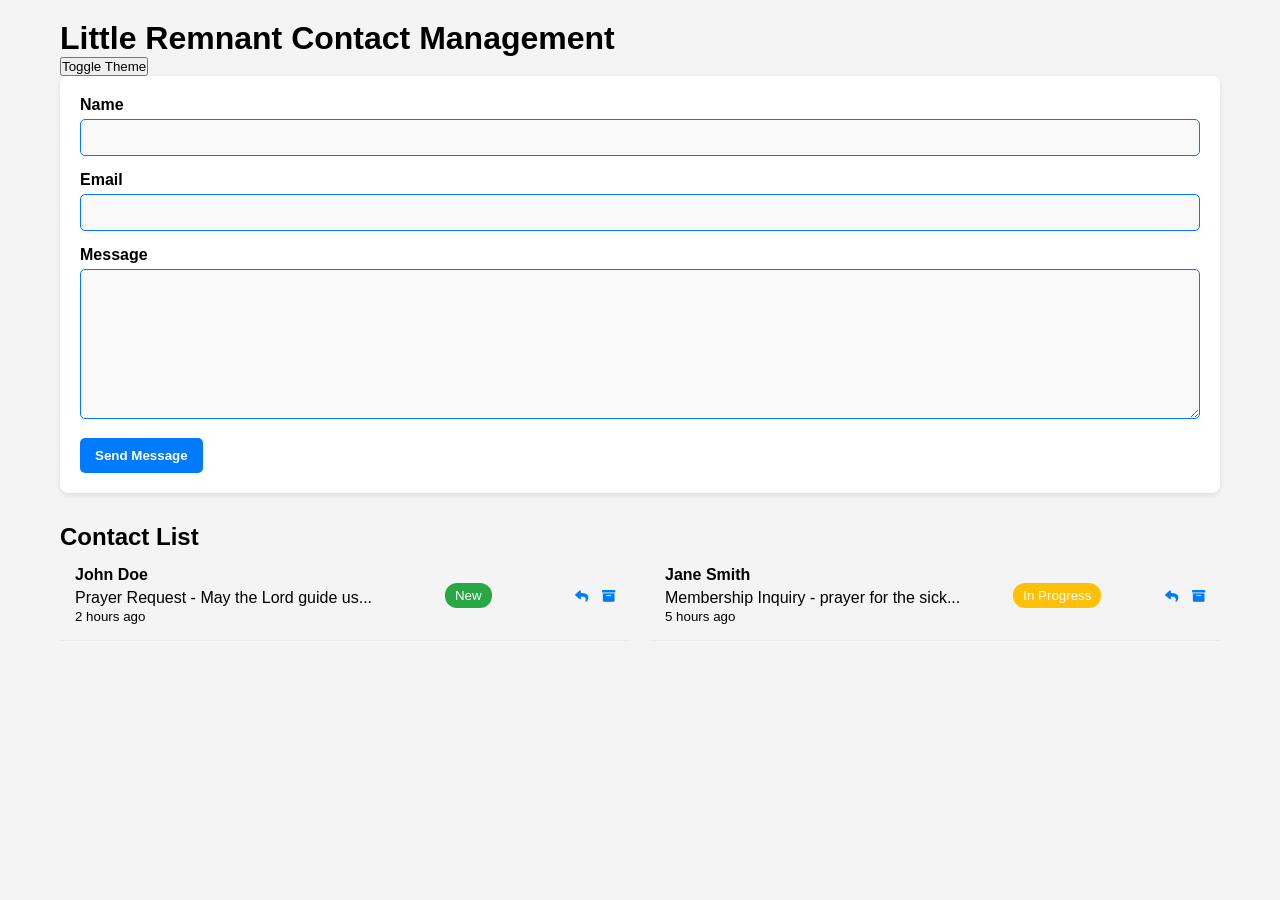
<file: contact.html>
<!DOCTYPE html>
<html lang="en">
<head>
    <meta charset="UTF-8">
    <meta name="viewport" content="width=device-width, initial-scale=1.0">
    <title>Little Remnant - Contact Management</title>
    <link rel="stylesheet" href="https://cdnjs.cloudflare.com/ajax/libs/font-awesome/6.0.0/css/all.min.css">
    <link rel="stylesheet" href="admin-styles.css">
    <style>
        /* Basic Reset */
        * {
            margin: 0;
            padding: 0;
            box-sizing: border-box;
        }

        /* Body Styling */
        body {
            font-family: Arial, sans-serif;
            background-color: #f4f4f4; /* Light gray background */
        }

        /* Contact Container */
        .contact-container {
            max-width: 1200px;
            margin: 0 auto;
            padding: 20px;
        }

        /* Contact Grid */
        .contact-grid {
            display: grid;
            grid-template-columns: repeat(auto-fit, minmax(300px, 1fr));
            gap: 20px;
            margin-bottom: 20px;
        }

        /* Contact Card */
        .contact-card {
            background-color: #ffffff; /* White background for cards */
            padding: 20px;
            border-radius: 8px; /* Rounded corners */
            box-shadow: 0 2px 5px rgba(0, 0, 0, 0.1); /* Subtle shadow */
            transition: transform 0.2s; /* Animation on hover */
        }

        .contact-card:hover {
            transform: translateY(-5px); /* Lift effect on hover */
        }

        /* Contact Form */
        .contact-form {
            background-color: #ffffff; /* White background for form */
            padding: 20px;
            border-radius: 8px; /* Rounded corners */
            box-shadow: 0 2px 5px rgba(0, 0, 0, 0.1); /* Subtle shadow */
        }

        /* Form Group Styles */
        .form-group {
            margin-bottom: 15px; /* Space between form groups */
        }

        .form-group label {
            display: block;
            margin-bottom: 5px; /* Space below labels */
            font-weight: bold; /* Bold labels */
        }

        /* Input Styles */
        .form-group input,
        .form-group textarea,
        .form-group select {
            width: 100%;
            padding: 10px; /* Padding inside inputs */
            border-radius: 5px; /* Rounded corners for inputs */
            border: 1px solid #007BFF; /* Blue border color */
            background-color: #f9f9f9; /* Light gray background for inputs */
        }

        /* Textarea Specific Styles */
        .form-group textarea {
            min-height: 150px; /* Minimum height for textarea */
        }

        /* Button Styles */
        .btn {
            padding: 10px 15px;
            border-radius: 5px; /* Rounded corners for buttons */
            border: none;
            cursor: pointer;
            font-weight: bold; /* Bold text on buttons */
            transition: background-color 0.2s; /* Smooth transition */
        }

        .btn-primary {
            background-color: #007BFF; /* Primary blue button color */
            color: white; /* White text on buttons */
        }

        .btn-secondary {
            background-color: #6c757d; /* Secondary gray button color */
            color: white; /* White text on buttons */
        }

        /* Button Hover Effects */
        .btn-primary:hover,
        .btn-secondary:hover {
            opacity: 0.9; /* Slightly transparent on hover */
        }

        /* Contact List Styles */
        .contact-list {
            margin-top: 30px; /* Space above contact list */
        }

        .contact-item {
            display: flex;
            align-items: center;
            justify-content: space-between;
            padding: 15px;
            border-bottom: 1px solid #eaeaea; /* Light gray bottom border for items */
        }

        .contact-info h4 {
            margin-bottom: 5px; /* Space below contact name */
        }

        .status-badge {
            padding: 5px 10px;
            border-radius: 12px;
            font-size: smaller;
            color: white;
        }

        .status-new {
            background-color: #28a745; /* Green badge for new status */
        }

        .status-progress {
            background-color: #ffc107; /* Yellow badge for progress status */
        }

        .contact-actions button {
            background: none;
            border: none;
            cursor: pointer;
            margin-left: 10px; /* Space between action buttons */
            color: #007BFF; /* Blue color for icons */
            transition: color 0.2s; /* Smooth transition for color change */
        }

        .contact-actions button:hover {
            color: #0056b3; /* Darker blue on hover */
        }

        /* Responsive Design */
        @media (max-width: 768px) {
            .contact-grid {
                grid-template-columns: 1fr; /* Single column on small screens */
            }
        }
    </style>
</head>
<body>
    <div class="contact-container">
        <header>
            <h1>Little Remnant Contact Management</h1>
            <button class="theme-toggle">Toggle Theme</button>
        </header>
        <main>
            <form id="contactForm" class="contact-form">
                <div class="form-group">
                    <label for="name">Name</label>
                    <input type="text" id="name" required>
                </div>
                <div class="form-group">
                    <label for="email">Email</label>
                    <input type="email" id="email" required>
                </div>
                <div class="form-group">
                    <label for="message">Message</label>
                    <textarea id="message" required></textarea>
                </div>
                <button type="submit" class="btn btn-primary">Send Message</button>
            </form>
            <div class="contact-list">
                <h2>Contact List</h2>
                <div class="contact-grid">
                    <div class="contact-item">
                        <div class="contact-info">
                            <h4>John Doe</h4>
                            <p>Prayer Request - May the Lord guide us...</p>
                            <small>2 hours ago</small>
                        </div>
                        <span class="status-badge status-new">New</span>
                        <div class="contact-actions">
                            <button aria-label="Reply to John Doe"><i class="fas fa-reply"></i></button>
                            <button aria-label="Archive John Doe's message"><i class="fas fa-archive"></i></button>
                        </div>
                    </div>
                    <div class="contact-item">
                        <div class="contact-info">
                            <h4>Jane Smith</h4>
                            <p>Membership Inquiry - prayer for the sick...</p>
                            <small>5 hours ago</small>
                        </div>
                        <span class="status-badge status-progress">In Progress</span>
                        <div class="contact-actions">
                            <button aria-label="Reply to Jane Smith"><i class="fas fa-reply"></i></button>
                            <button aria-label="Archive Jane Smith's message"><i class="fas fa-archive"></i></button>
                        </div>
                    </div>
                    <!-- Add more contact items as needed -->
                </div>
            </div>
        </main>
    </div>

    <script>
        // Theme toggle functionality
        const themeToggle = document.querySelector('.theme-toggle');
        themeToggle.addEventListener('click', () => {
            const currentTheme = document.body.dataset.theme;
            document.body.dataset.theme = currentTheme === 'dark' ? 'light' : 'dark';
            document.body.style.backgroundColor = currentTheme === 'dark' ? '#f4f4f4' : '#333';
            document.body.style.color = currentTheme === 'dark' ? '#000' : '#fff';
        });

        // Form submission handler
        document.getElementById('contactForm').addEventListener('submit', (e) => {
            e.preventDefault();
            // Add your form submission logic here
            alert('Message sent successfully!');
            e.target.reset();
        });
    </script>
</body>
</html>
</file>
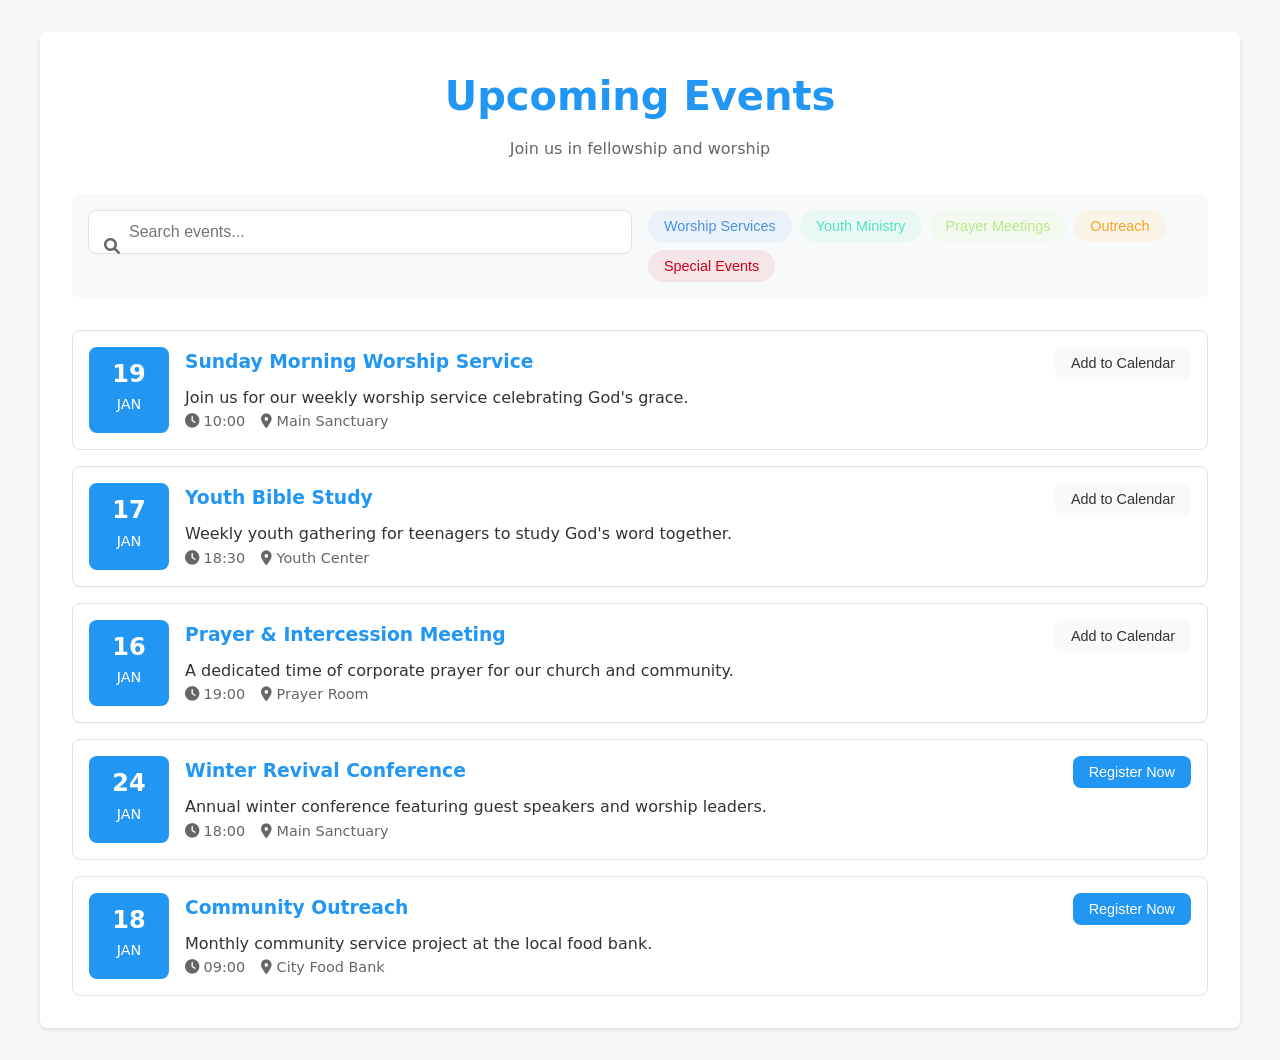
<file: events.html>
<!DOCTYPE html>
<html lang="en">
<head>
    <meta charset="UTF-8">
    <meta name="viewport" content="width=device-width, initial-scale=1.0">
    <title>Remnant Church - Events Calendar</title>
    <link rel="stylesheet" href="https://cdnjs.cloudflare.com/ajax/libs/font-awesome/6.0.0/css/all.min.css">
    <style>
        :root {
            --primary-color: #2196f3;
            --secondary-color: #4CAF50;
            --text-color: #333;
            --light-gray: #f8f9fa;
            --border-color: #e0e0e0;
            --radius: 8px;
            --shadow: 0 2px 4px rgba(0,0,0,0.1);
        }

        * {
            margin: 0;
            padding: 0;
            box-sizing: border-box;
        }

        body {
            font-family: 'Segoe UI', system-ui, sans-serif;
            line-height: 1.6;
            color: var(--text-color);
            background-color: #f5f7f9;
        }

        .calendar-container {
            max-width: 1200px;
            margin: 2rem auto;
            padding: 2rem;
            background: #fff;
            border-radius: var(--radius);
            box-shadow: var(--shadow);
        }

        .page-header {
            text-align: center;
            margin-bottom: 2rem;
        }

        .page-header h1 {
            font-size: 2.5rem;
            color: var(--primary-color);
            margin-bottom: 0.5rem;
        }

        .page-header p {
            color: #666;
        }

        .controls-container {
            display: grid;
            grid-template-columns: repeat(auto-fit, minmax(250px, 1fr));
            gap: 1rem;
            margin-bottom: 2rem;
            padding: 1rem;
            background: var(--light-gray);
            border-radius: var(--radius);
        }

        .search-box {
            position: relative;
        }

        .search-box input {
            width: 100%;
            padding: 0.75rem 1rem 0.75rem 2.5rem;
            border: 1px solid var(--border-color);
            border-radius: var(--radius);
            font-size: 1rem;
        }

        .search-box i {
            position: absolute;
            left: 1rem;
            top: 50%;
            transform: translateY(-50%);
            color: #666;
        }

        .filter-tags {
            display: flex;
            gap: 0.5rem;
            flex-wrap: wrap;
        }

        .filter-tag {
            padding: 0.5rem 1rem;
            border-radius: 20px;
            cursor: pointer;
            transition: all 0.3s ease;
            font-size: 0.9rem;
            border: none;
        }

        .event-list {
            display: grid;
            gap: 1rem;
        }

        .event-card {
            display: grid;
            grid-template-columns: auto 1fr auto;
            gap: 1rem;
            padding: 1rem;
            background: #fff;
            border: 1px solid var(--border-color);
            border-radius: var(--radius);
            transition: transform 0.2s ease, box-shadow 0.2s ease;
        }

        .event-card:hover {
            transform: translateY(-2px);
            box-shadow: 0 4px 8px rgba(0,0,0,0.1);
        }

        .event-date {
            text-align: center;
            padding: 0.5rem;
            border-radius: var(--radius);
            background: var(--primary-color);
            color: white;
            min-width: 80px;
        }

        .event-date .day {
            font-size: 1.5rem;
            font-weight: bold;
        }

        .event-date .month {
            font-size: 0.9rem;
            text-transform: uppercase;
        }

        .event-info h3 {
            margin-bottom: 0.5rem;
            color: var(--primary-color);
        }

        .event-meta {
            display: flex;
            gap: 1rem;
            color: #666;
            font-size: 0.9rem;
        }

        .event-actions {
            display: flex;
            gap: 0.5rem;
            align-items: start;
        }

        .btn {
            padding: 0.5rem 1rem;
            border: none;
            border-radius: var(--radius);
            cursor: pointer;
            transition: background-color 0.2s ease;
            font-size: 0.9rem;
        }

        .btn-primary {
            background: var(--primary-color);
            color: white;
        }

        .btn-secondary {
            background: var(--light-gray);
            color: var(--text-color);
        }

        .btn:hover {
            opacity: 0.9;
        }

        @media (max-width: 768px) {
            .calendar-container {
                margin: 1rem;
                padding: 1rem;
            }

            .event-card {
                grid-template-columns: 1fr;
            }

            .event-date {
                width: 100%;
            }

            .event-actions {
                justify-content: flex-start;
                margin-top: 1rem;
            }
        }
    </style>
</head>
<body>
    <!-- <nav>
        <ul class="nav-links">
            <li><a href="index.html" class="active">Home</a></li>
            <li><a href="about.html">About</a></li>
            <li class="dropdown">
                <a href="#" class="dropdown-toggle">Ministries <i class="fas fa-chevron-down"></i></a>
                <ul class="dropdown-menu">
                    <li><a href="youth-ministry.html">Youth Ministry</a></li>
                    <li><a href="womens-ministry.html">Women's Ministry</a></li>
                    <li><a href="mens-ministry.html">Men's Ministry</a></li>
                    <li><a href="children-ministry.html">Children's Ministry</a></li>
                    <li><a href="choir-ministry.html">Choir Ministry</a></li>
                    <li><a href="prayer-ministry.html">Prayer Ministry</a></li>
                    <li><a href="bible-study.html">Bible Study</a></li>
                    <li><a href="outreach-ministry.html">Community Outreach</a></li>
                </ul>
            </li>
            <li><a href="sermons.html">Sermons</a></li>
            <li><a href="events.html">Events</a></li>
            <li><a href="contact.html">Contact</a></li>
        </ul>
    </nav> -->
    <div class="calendar-container">
        <header class="page-header">
            <h1>Upcoming Events</h1>
            <p>Join us in fellowship and worship</p>
        </header>

        <div class="controls-container">
            <div class="search-box">
                <i class="fas fa-search"></i>
                <input type="text" placeholder="Search events..." id="eventSearch">
            </div>
            <div class="filter-tags" id="filterTags">
                <!-- Filled dynamically -->
            </div>
        </div>

        <div class="event-list" id="eventList">
            <!-- Filled dynamically -->
        </div>
    </div>

    <script>
        const churchEvents = {
  events: [
    {
      id: 1,
      title: "Sunday Morning Worship Service",
      type: "worship",
      description: "Join us for our weekly worship service celebrating God's grace.",
      date: "2025-01-19",
      time: "10:00",
      endTime: "11:30",
      location: "Main Sanctuary",
      ministry: "Worship",
      isRecurring: true,
      recurringDays: ["Sunday"],
      coordinator: "Pastor James Wilson",
      contactEmail: "worship@remnantchurch.org"
    },
    {
      id: 2,
      title: "Youth Bible Study",
      type: "youth",
      description: "Weekly youth gathering for teenagers to study God's word together.",
      date: "2025-01-17",
      time: "18:30",
      endTime: "20:00",
      location: "Youth Center",
      ministry: "Youth",
      isRecurring: true,
      recurringDays: ["Friday"],
      coordinator: "Sarah Martinez",
      contactEmail: "youth@remnantchurch.org"
    },
    {
      id: 3,
      title: "Prayer & Intercession Meeting",
      type: "prayer",
      description: "A dedicated time of corporate prayer for our church and community.",
      date: "2025-01-16",
      time: "19:00",
      endTime: "20:30",
      location: "Prayer Room",
      ministry: "Prayer",
      isRecurring: true,
      recurringDays: ["Wednesday"],
      coordinator: "Deacon Robert Chen",
      contactEmail: "prayer@remnantchurch.org"
    },
    {
      id: 4,
      title: "Winter Revival Conference",
      type: "special",
      description: "Annual winter conference featuring guest speakers and worship leaders.",
      date: "2025-01-24",
      endDate: "2025-01-26",
      time: "18:00",
      endTime: "21:00",
      location: "Main Sanctuary",
      ministry: "Events",
      isRecurring: false,
      coordinator: "Events Team",
      contactEmail: "events@remnantchurch.org",
      registration: true,
      registrationUrl: "#",
      featured: true
    },
    {
      id: 5,
      title: "Community Outreach",
      type: "outreach",
      description: "Monthly community service project at the local food bank.",
      date: "2025-01-18",
      time: "09:00",
      endTime: "12:00",
      location: "City Food Bank",
      ministry: "Outreach",
      isRecurring: true,
      recurringPattern: "Third Saturday",
      coordinator: "Mary Thompson",
      contactEmail: "outreach@remnantchurch.org",
      registration: true,
      registrationUrl: "#"
    }
  ],
  categories: [
    { id: "worship", name: "Worship Services", color: "#4A90E2" },
    { id: "youth", name: "Youth Ministry", color: "#50E3C2" },
    { id: "prayer", name: "Prayer Meetings", color: "#B8E986" },
    { id: "outreach", name: "Outreach", color: "#F5A623" },
    { id: "special", name: "Special Events", color: "#D0021B" }
  ]
};
        // Initialize the page
        document.addEventListener('DOMContentLoaded', () => {
            initializeEventPage();
        });

        function initializeEventPage() {
            // Initialize filters
            const filterContainer = document.getElementById('filterTags');
            churchEvents.categories.forEach(category => {
                const filterTag = document.createElement('button');
                filterTag.className = 'filter-tag';
                filterTag.textContent = category.name;
                filterTag.style.backgroundColor = `${category.color}15`;
                filterTag.style.color = category.color;
                filterTag.dataset.type = category.id;
                filterTag.addEventListener('click', () => filterEvents(category.id));
                filterContainer.appendChild(filterTag);
            });

            // Initialize search
            const searchInput = document.getElementById('eventSearch');
            searchInput.addEventListener('input', (e) => {
                const searchTerm = e.target.value.toLowerCase();
                renderEvents(filterEventsBySearch(searchTerm));
            });

            // Initial render
            renderEvents(churchEvents.events);
        }

        function renderEvents(events) {
            const eventList = document.getElementById('eventList');
            eventList.innerHTML = '';

            events.forEach(event => {
                const eventDate = new Date(event.date);
                const category = churchEvents.categories.find(cat => cat.type === event.type);

                const eventCard = document.createElement('div');
                eventCard.className = 'event-card';
                eventCard.innerHTML = `
                    <div class="event-date">
                        <div class="day">${eventDate.getDate()}</div>
                        <div class="month">${eventDate.toLocaleString('default', { month: 'short' })}</div>
                    </div>
                    <div class="event-info">
                        <h3>${event.title}</h3>
                        <p>${event.description}</p>
                        <div class="event-meta">
                            <span><i class="fas fa-clock"></i> ${event.time}</span>
                            <span><i class="fas fa-map-marker-alt"></i> ${event.location}</span>
                        </div>
                    </div>
                    <div class="event-actions">
                        ${event.registration 
                            ? `<button class="btn btn-primary">Register Now</button>`
                            : `<button class="btn btn-secondary">Add to Calendar</button>`
                        }
                    </div>
                `;
                eventList.appendChild(eventCard);
            });
        }

        function filterEvents(type) {
            const filteredEvents = type === 'all' 
                ? churchEvents.events 
                : churchEvents.events.filter(event => event.type === type);
            renderEvents(filteredEvents);
        }

        function filterEventsBySearch(searchTerm) {
            return churchEvents.events.filter(event => 
                event.title.toLowerCase().includes(searchTerm) ||
                event.description.toLowerCase().includes(searchTerm) ||
                event.location.toLowerCase().includes(searchTerm)
            );
        }
    </script>
</body>
</html>
</file>
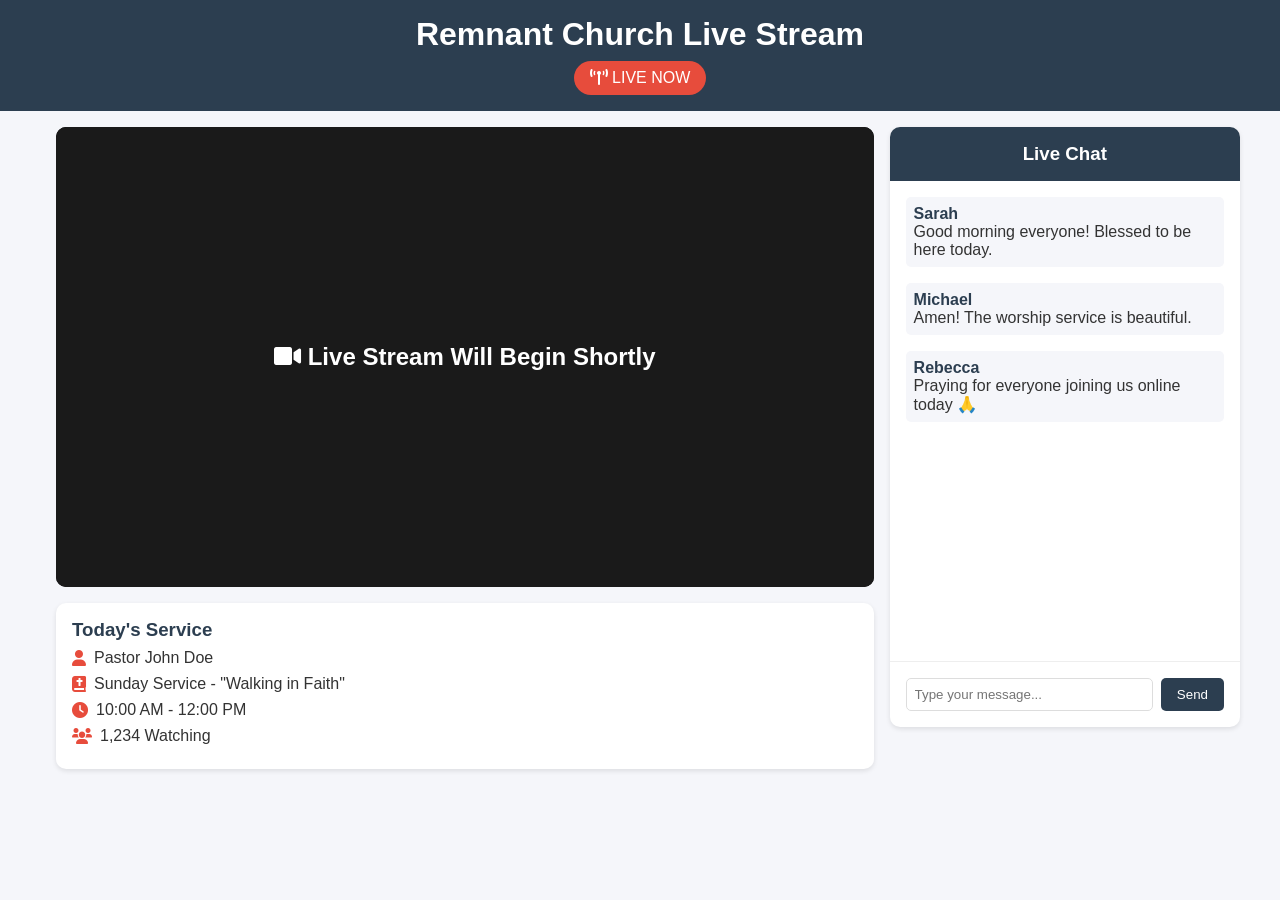
<file: live-stream.html>
<!DOCTYPE html>
<html lang="en">
<head>
    <meta charset="UTF-8">
    <meta name="viewport" content="width=device-width, initial-scale=1.0">
    <title>Remnant Church Live Stream</title>
    <link href="https://cdnjs.cloudflare.com/ajax/libs/font-awesome/6.0.0/css/all.min.css" rel="stylesheet">
    <style>
        :root {
            --primary-color: #2c3e50;
            --secondary-color: #e74c3c;
            --text-color: #333;
            --light-bg: #f5f6fa;
        }

        * {
            margin: 0;
            padding: 0;
            box-sizing: border-box;
            font-family: 'Arial', sans-serif;
        }

        body {
            background-color: var(--light-bg);
            color: var(--text-color);
        }

        .header {
            background-color: var(--primary-color);
            color: white;
            padding: 1rem;
            text-align: center;
            position: relative;
        }

        .live-indicator {
            display: inline-block;
            background-color: var(--secondary-color);
            color: white;
            padding: 0.5rem 1rem;
            border-radius: 20px;
            margin-top: 0.5rem;
            animation: pulse 1.5s infinite;
        }

        @keyframes pulse {
            0% { opacity: 1; }
            50% { opacity: 0.5; }
            100% { opacity: 1; }
        }

        .main-container {
            max-width: 1200px;
            margin: 0 auto;
            padding: 1rem;
            display: grid;
            grid-template-columns: 70% 30%;
            gap: 1rem;
        }

        .video-container {
            background: black;
            border-radius: 10px;
            overflow: hidden;
            position: relative;
            padding-top: 56.25%; /* 16:9 Aspect Ratio */
        }

        .video-placeholder {
            position: absolute;
            top: 0;
            left: 0;
            width: 100%;
            height: 100%;
            display: flex;
            align-items: center;
            justify-content: center;
            background: #1a1a1a;
            color: white;
        }

        .chat-container {
            background: white;
            border-radius: 10px;
            overflow: hidden;
            box-shadow: 0 2px 5px rgba(0,0,0,0.1);
            display: flex;
            flex-direction: column;
            height: 600px;
        }

        .chat-header {
            background: var(--primary-color);
            color: white;
            padding: 1rem;
            text-align: center;
        }

        .chat-messages {
            flex-grow: 1;
            padding: 1rem;
            overflow-y: auto;
        }

        .message {
            margin-bottom: 1rem;
            padding: 0.5rem;
            border-radius: 5px;
            background: var(--light-bg);
        }

        .message-author {
            font-weight: bold;
            color: var(--primary-color);
        }

        .chat-input {
            padding: 1rem;
            border-top: 1px solid #eee;
            display: flex;
            gap: 0.5rem;
        }

        .chat-input input {
            flex-grow: 1;
            padding: 0.5rem;
            border: 1px solid #ddd;
            border-radius: 5px;
            outline: none;
        }

        .chat-input button {
            background: var(--primary-color);
            color: white;
            border: none;
            padding: 0.5rem 1rem;
            border-radius: 5px;
            cursor: pointer;
            transition: background 0.3s;
        }

        .chat-input button:hover {
            background: var(--secondary-color);
        }

        .service-info {
            background: white;
            border-radius: 10px;
            padding: 1rem;
            margin-top: 1rem;
            box-shadow: 0 2px 5px rgba(0,0,0,0.1);
        }

        .service-info h3 {
            color: var(--primary-color);
            margin-bottom: 0.5rem;
        }

        .info-item {
            display: flex;
            align-items: center;
            gap: 0.5rem;
            margin-bottom: 0.5rem;
        }

        .info-item i {
            color: var(--secondary-color);
        }

        @media (max-width: 768px) {
            .main-container {
                grid-template-columns: 1fr;
            }

            .chat-container {
                height: 400px;
            }
        }
    </style>
</head>
<body>
    <header class="header">
        <h1>Remnant Church Live Stream</h1>
        <div class="live-indicator">
            <i class="fas fa-broadcast-tower"></i> LIVE NOW
        </div>
    </header>

    <main class="main-container">
        <div class="left-column">
            <div class="video-container">
                <div class="video-placeholder">
                    <h2><i class="fas fa-video"></i> Live Stream Will Begin Shortly</h2>
                </div>
            </div>
            <div class="service-info">
                <h3>Today's Service</h3>
                <div class="info-item">
                    <i class="fas fa-user"></i>
                    <span>Pastor John Doe</span>
                </div>
                <div class="info-item">
                    <i class="fas fa-bible"></i>
                    <span>Sunday Service - "Walking in Faith"</span>
                </div>
                <div class="info-item">
                    <i class="fas fa-clock"></i>
                    <span>10:00 AM - 12:00 PM</span>
                </div>
                <div class="info-item">
                    <i class="fas fa-users"></i>
                    <span>1,234 Watching</span>
                </div>
            </div>
        </div>

        <div class="chat-container">
            <div class="chat-header">
                <h3>Live Chat</h3>
            </div>
            <div class="chat-messages" id="chatMessages">
                <!-- Messages will be added here by JavaScript -->
            </div>
            <div class="chat-input">
                <input type="text" id="messageInput" placeholder="Type your message...">
                <button onclick="sendMessage()">Send</button>
            </div>
        </div>
    </main>

    <script>
        // Sample messages for demonstration
        const sampleMessages = [
            { author: 'Sarah', message: 'Good morning everyone! Blessed to be here today.' },
            { author: 'Michael', message: 'Amen! The worship service is beautiful.' },
            { author: 'Rebecca', message: 'Praying for everyone joining us online today 🙏' }
        ];

        // Function to add a message to the chat
        function addMessage(author, message) {
            const chatMessages = document.getElementById('chatMessages');
            const messageDiv = document.createElement('div');
            messageDiv.className = 'message';
            messageDiv.innerHTML = `
                <div class="message-author">${author}</div>
                <div class="message-content">${message}</div>
            `;
            chatMessages.appendChild(messageDiv);
            chatMessages.scrollTop = chatMessages.scrollHeight;
        }

        // Function to handle sending a message
        function sendMessage() {
            const input = document.getElementById('messageInput');
            const message = input.value.trim();
            
            if (message) {
                addMessage('You', message);
                input.value = '';
            }
        }

        // Add sample messages on load
        window.onload = function() {
            sampleMessages.forEach(msg => {
                addMessage(msg.author, msg.message);
            });
        };

        // Listen for Enter key in the input field
        document.getElementById('messageInput').addEventListener('keypress', function(e) {
            if (e.key === 'Enter') {
                sendMessage();
            }
        });

        // Update viewer count randomly for demo purposes
        setInterval(() => {
            const viewerElement = document.querySelector('.info-item .fa-users + span');
            const currentViewers = parseInt(viewerElement.textContent);
            const change = Math.floor(Math.random() * 11) - 5; // Random change between -5 and +5
            const newViewers = Math.max(1000, currentViewers + change);
            viewerElement.textContent = newViewers.toLocaleString() + ' Watching';
        }, 5000);
    </script>
</body>
</html>
</file>
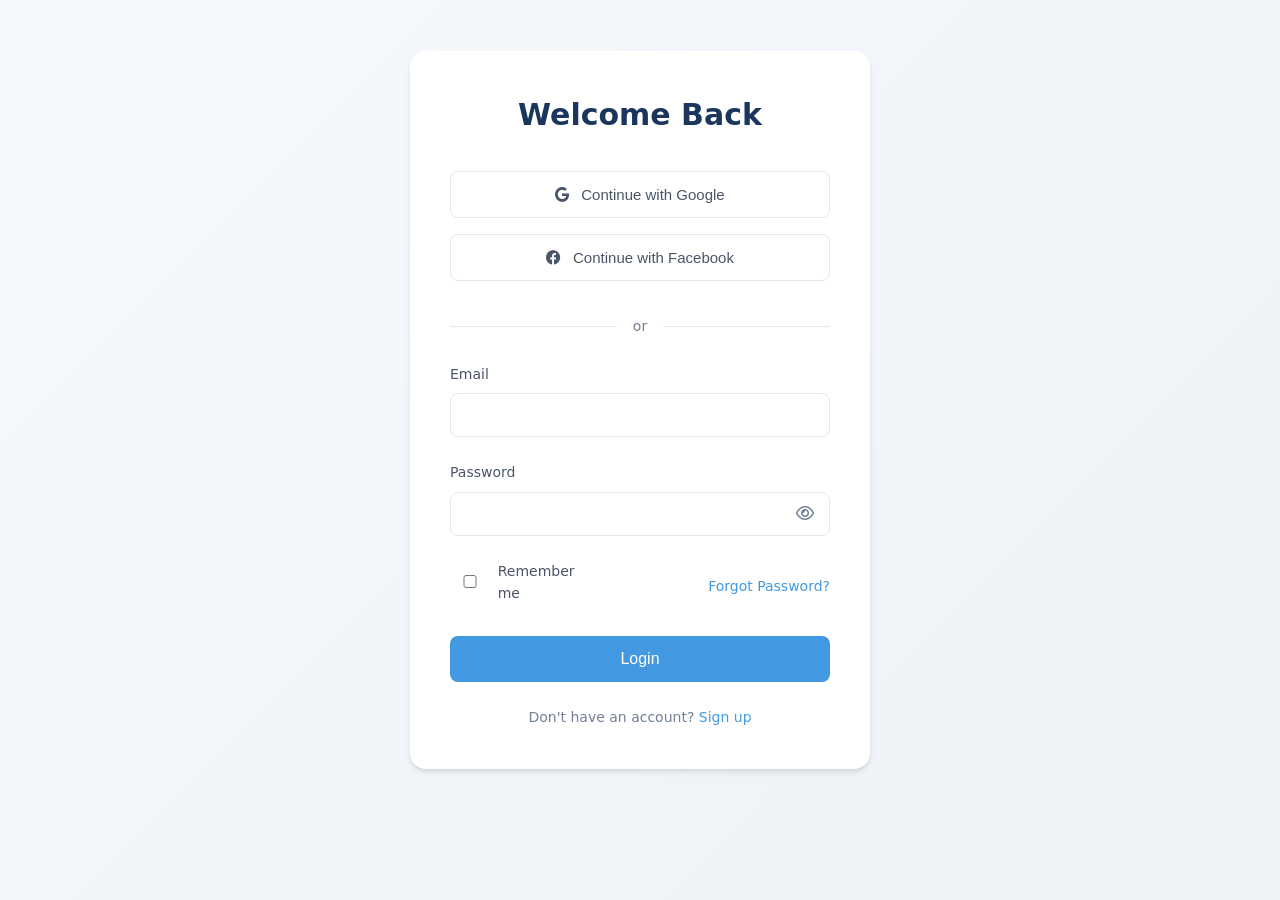
<file: login.html>
<!DOCTYPE html>
<html lang="en">
<head>
    <meta charset="UTF-8">
    <meta name="viewport" content="width=device-width, initial-scale=1.0">
    <title>Grace Church - Login</title>
    <link rel="stylesheet" href="https://cdnjs.cloudflare.com/ajax/libs/font-awesome/6.0.0/css/all.min.css">
    <style>
        /* Reset and Base Styles */
        * {
            margin: 0;
            padding: 0;
            box-sizing: border-box;
        }

        body {
            font-family: 'Inter', system-ui, -apple-system, sans-serif;
            background: linear-gradient(135deg, #f6f9fc 0%, #edf2f7 100%);
            min-height: 100vh;
            color: #2d3748;
            line-height: 1.6;
        }

        /* Auth Container Styles */
        .auth-container {
            display: flex;
            justify-content: center;
            align-items: center;
            min-height: calc(100vh - 80px);
            padding: 2rem;
        }

        .auth-card {
            background: white;
            padding: 2.5rem;
            border-radius: 1rem;
            box-shadow: 0 4px 6px -1px rgba(0, 0, 0, 0.1), 
                        0 2px 4px -1px rgba(0, 0, 0, 0.06);
            width: 100%;
            max-width: 460px;
            animation: fadeIn 0.5s ease-out;
        }

        @keyframes fadeIn {
            from {
                opacity: 0;
                transform: translateY(-20px);
            }
            to {
                opacity: 1;
                transform: translateY(0);
            }
        }

        /* Heading Styles */
        h2 {
            font-size: 1.875rem;
            font-weight: 700;
            color: #1a365d;
            margin-bottom: 2rem;
            text-align: center;
        }

        /* Social Auth Buttons */
        .social-auth {
            display: flex;
            flex-direction: column;
            gap: 1rem;
            margin-bottom: 2rem;
        }

        .social-auth button {
            display: flex;
            align-items: center;
            justify-content: center;
            gap: 0.75rem;
            width: 100%;
            padding: 0.875rem;
            border: 1px solid #e2e8f0;
            border-radius: 0.5rem;
            background: white;
            font-size: 0.9375rem;
            font-weight: 500;
            color: #4a5568;
            cursor: pointer;
            transition: all 0.2s ease;
        }

        .google-btn:hover {
            background-color: #f8fafc;
            border-color: #cbd5e0;
        }

        .facebook-btn {
            background-color: #1877f2;
            border-color: #1877f2;
            color: white;
        }

        .facebook-btn:hover {
            background-color: #1664d9;
        }

        /* Divider Styles */
        .divider {
            position: relative;
            text-align: center;
            margin: 1.5rem 0;
        }

        .divider::before {
            content: "";
            position: absolute;
            left: 0;
            top: 50%;
            width: 100%;
            height: 1px;
            background: #e2e8f0;
        }

        .divider span {
            position: relative;
            background: white;
            padding: 0 1rem;
            color: #718096;
            font-size: 0.875rem;
        }

        /* Form Styles */
        .form-group {
            margin-bottom: 1.5rem;
            position: relative;
        }

        label {
            display: block;
            margin-bottom: 0.5rem;
            font-size: 0.875rem;
            font-weight: 500;
            color: #4a5568;
        }

        input {
            width: 100%;
            padding: 0.75rem 1rem;
            border: 1px solid #e2e8f0;
            border-radius: 0.5rem;
            font-size: 1rem;
            transition: all 0.2s ease;
        }

        input:focus {
            outline: none;
            border-color: #4299e1;
            box-shadow: 0 0 0 3px rgba(66, 153, 225, 0.15);
        }

        .password-toggle {
            position: absolute;
            right: 1rem;
            top: 2.5rem;
            color: #718096;
            cursor: pointer;
        }

        /* Form Options */
        .form-options {
            display: flex;
            justify-content: space-between;
            align-items: center;
            margin-bottom: 1.5rem;
            font-size: 0.875rem;
        }

        .remember-me {
            display: flex;
            align-items: center;
            gap: 0.5rem;
        }

        .forgot-password {
            color: #4299e1;
            text-decoration: none;
            transition: color 0.2s ease;
        }

        .forgot-password:hover {
            color: #2b6cb0;
        }

        /* Submit Button */
        .submit-btn {
            width: 100%;
            padding: 0.875rem;
            background: #4299e1;
            color: white;
            border: none;
            border-radius: 0.5rem;
            font-size: 1rem;
            font-weight: 500;
            cursor: pointer;
            transition: all 0.2s ease;
        }

        .submit-btn:hover {
            background: #2b6cb0;
            transform: translateY(-1px);
        }

        /* Auth Redirect */
        .auth-redirect {
            text-align: center;
            margin-top: 1.5rem;
            font-size: 0.875rem;
            color: #718096;
        }

        .auth-redirect a {
            color: #4299e1;
            text-decoration: none;
            font-weight: 500;
            transition: color 0.2s ease;
        }

        .auth-redirect a:hover {
            color: #2b6cb0;
        }

        /* Responsive Design */
        @media (max-width: 640px) {
            .auth-container {
                padding: 1rem;
            }

            .auth-card {
                padding: 1.5rem;
                border-radius: 0.75rem;
            }

            h2 {
                font-size: 1.5rem;
                margin-bottom: 1.5rem;
            }

            .social-auth button {
                padding: 0.75rem;
                font-size: 0.875rem;
            }

            .form-options {
                flex-direction: column;
                gap: 1rem;
                align-items: flex-start;
            }
        }

        /* Dark mode support */
        @media (prefers-color-scheme: dark) {
            body {
                background: linear-gradient(135deg, #1a202c 0%, #2d3748 100%);
                color: #e2e8f0;
            }

            .auth-card {
                background: #2d3748;
                border: 1px solid #4a5568;
            }

            h2 {
                color: #e2e8f0;
            }

            .social-auth button {
                background: #2d3748;
                border-color: #4a5568;
                color: #e2e8f0;
            }

            .google-btn:hover {
                background: #4a5568;
            }

            input {
                background: #2d3748;
                border-color: #4a5568;
                color: #e2e8f0;
            }

            input:focus {
                border-color: #4299e1;
            }

            .divider span {
                background: #2d3748;
                color: #a0aec0;
            }

            label {
                color: #e2e8f0;
            }
        }
    </style>
</head>
<body>
    <header>
        <!-- Header content -->
    </header>

    <main class="auth-container">
        <div class="auth-card">
            <h2>Welcome Back</h2>
            <div class="social-auth">
                <button class="google-btn">
                    <i class="fab fa-google"></i>
                    Continue with Google
                </button>
                <button class="facebook-btn">
                    <i class="fab fa-facebook"></i>
                    Continue with Facebook
                </button>
            </div>
            <div class="divider">
                <span>or</span>
            </div>
            <form id="loginForm" class="auth-form">
                <div class="form-group">
                    <label for="email">Email</label>
                    <input type="email" id="email" required>
                </div>
                <div class="form-group">
                    <label for="password">Password</label>
                    <input type="password" id="password" required>
                    <span class="password-toggle"><i class="far fa-eye"></i></span>
                </div>
                <div class="form-options">
                    <label class="remember-me">
                        <input type="checkbox">
                        Remember me
                    </label>
                    <a href="forgot-password.html" class="forgot-password">Forgot Password?</a>
                </div>
                <button type="submit" class="submit-btn">Login</button>
            </form>
            <p class="auth-redirect">
                Don't have an account? <a href="register.html">Sign up</a>
            </p>
        </div>
    </main>

    <script>
        // Password visibility toggle
        document.querySelector('.password-toggle').addEventListener('click', function() {
            const passwordInput = document.querySelector('#password');
            const icon = this.querySelector('i');
            
            if (passwordInput.type === 'password') {
                passwordInput.type = 'text';
                icon.classList.remove('fa-eye');
                icon.classList.add('fa-eye-slash');
            } else {
                passwordInput.type = 'password';
                icon.classList.remove('fa-eye-slash');
                icon.classList.add('fa-eye');
            }
        });

        // Form submission and localStorage handling
        document.getElementById('loginForm').addEventListener('submit', function(event) {
            event.preventDefault();  // Prevent form from submitting normally

            // Collect form data
            const email = document.getElementById('email').value;
            const password = document.getElementById('password').value;

            // Retreive from localStorage
            const data = JSON.parse(localStorage.getItem('user'));

            if (!data) {
                alert("No Users found!");
                return;
            }
            console.log(data);

            // Validate: Check if email and password match
                if (email !== data.email) {
                    alert("Invalid email address!");
                    return;
                }

                if (password !== data.password) {
                    alert("Incorrect password!");
                    return;
                }

                // If login is successful
                
            window.location.href = 'dashboard.html'; // Redirect to login page after successful registration
        });
    </script>
</body>
</html>
</file>
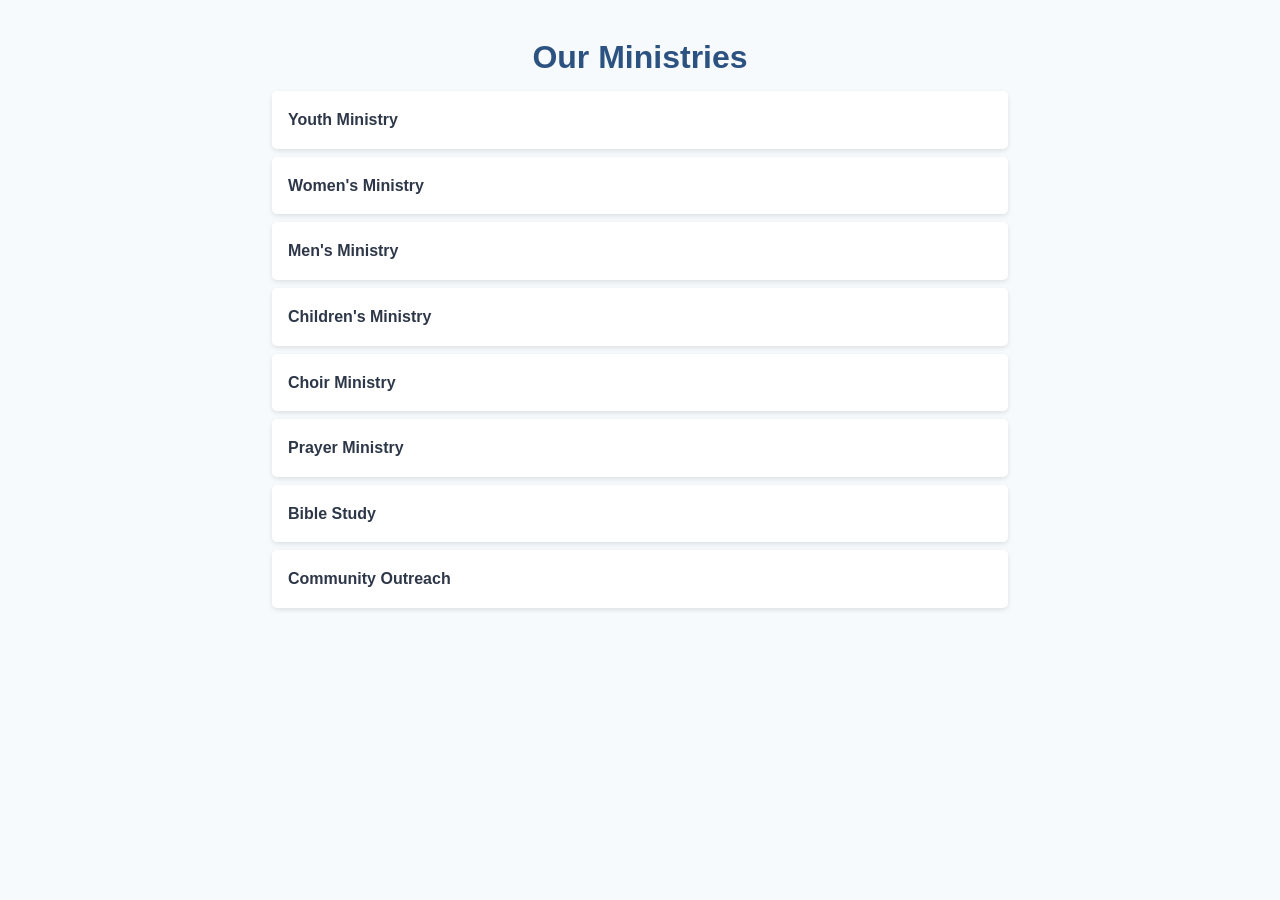
<file: ministries.html>
<!DOCTYPE html>
<html lang="en">
<head>
    <meta charset="UTF-8">
    <meta name="viewport" content="width=device-width, initial-scale=1.0">
    <title>Ministries</title>
    <link rel="stylesheet" href="styles.css"> <!-- Link to external CSS file -->
    <style>
        body {
            font-family: 'Arial', sans-serif;
            background-color: #f7fafc;
            color: #2d3748;
            margin: 0;
            padding: 0;
        }

        .container {
            max-width: 800px;
            margin: 0 auto;
            padding: 2rem;
        }

        h1 {
            text-align: center;
            color: #2c5282;
        }

        .ministries-list {
            list-style-type: none;
            padding: 0;
        }

        .ministries-list li {
            background: white;
            margin: 0.5rem 0;
            border-radius: 5px;
            box-shadow: 0 2px 5px rgba(0, 0, 0, 0.1);
            transition: background 0.3s;
        }

        .ministries-list li:hover {
            background: #e2e8f0;
        }

        .ministries-list a {
            display: block;
            padding: 1rem;
            text-decoration: none;
            color: #2d3748;
            font-weight: bold;
        }

        .ministries-list a:hover {
            color: #2c5282;
        }
    </style>
</head>
<body>
    <div class="container">
        <h1>Our Ministries</h1>
        <ul class="ministries-list">
            <li><a href="youth-ministry.html" onclick="ministryClicked('Youth Ministry')">Youth Ministry</a></li>
            <li><a href="womens-ministry.html" onclick="ministryClicked('Women\'s Ministry')">Women's Ministry</a></li>
            <li><a href="mens-ministry.html" onclick="ministryClicked('Men\'s Ministry')">Men's Ministry</a></li>
            <li><a href="children-ministry.html" onclick="ministryClicked('Children\'s Ministry')">Children's Ministry</a></li>
            <li><a href="choir-ministry.html" onclick="ministryClicked('Choir Ministry')">Choir Ministry</a></li>
            <li><a href="prayer-ministry.html" onclick="ministryClicked('Prayer Ministry')">Prayer Ministry</a></li>
            <li><a href="bible-study.html" onclick="ministryClicked('Bible Study')">Bible Study</a></li>
            <li><a href="outreach-ministry.html" onclick="ministryClicked('Community Outreach')">Community Outreach</a></li>
        </ul>
    </div>

    <script>
        function ministryClicked(ministryName) {
            alert("You clicked on " + ministryName);
        }
    </script>
</body>
</html>
</file>
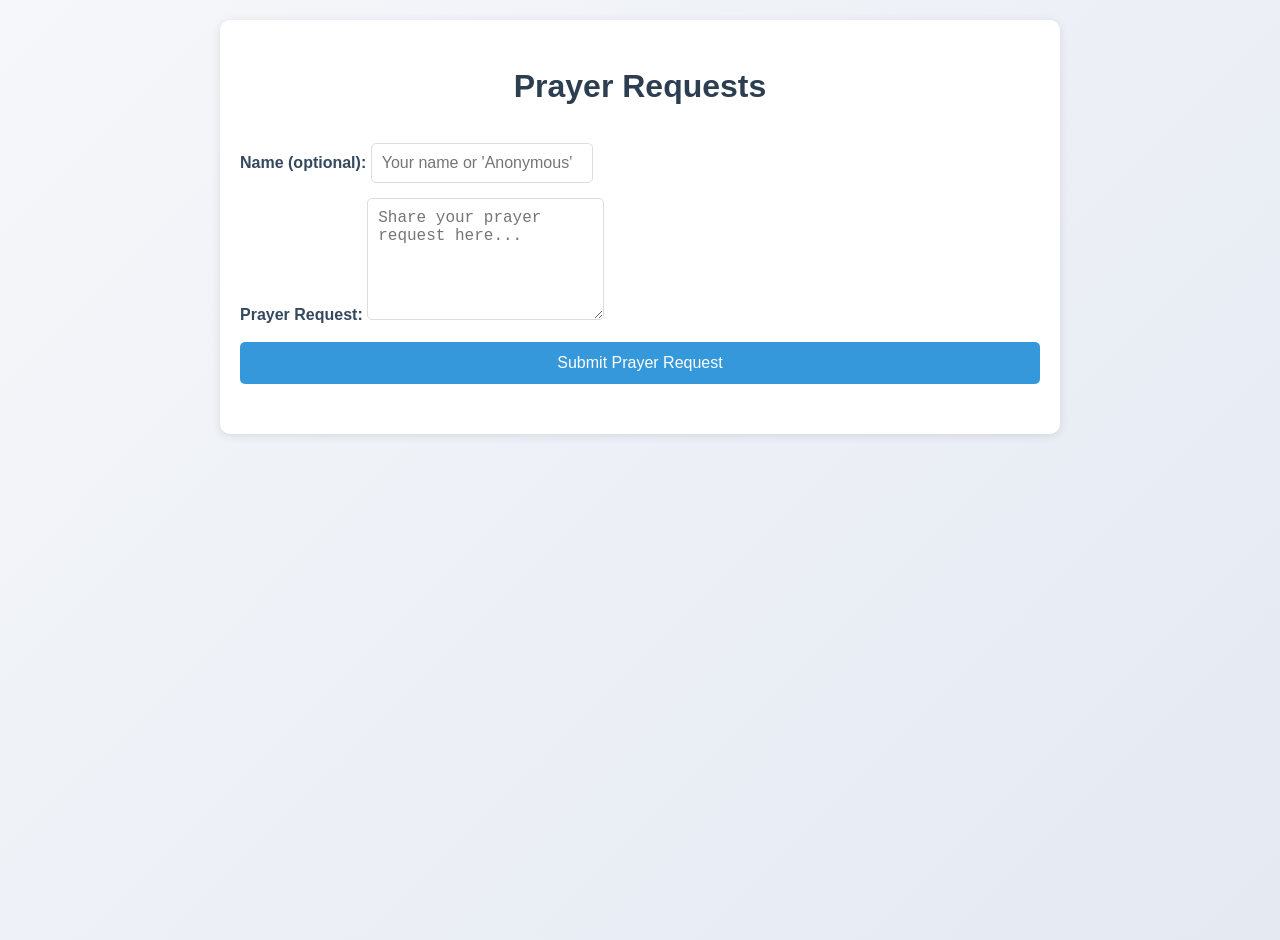
<file: prayer-request.html>
<!DOCTYPE html>
<html lang="en">
<head>
    <meta charset="UTF-8">
    <meta name="viewport" content="width=device-width, initial-scale=1.0">
    <title>Prayer Request Page</title>
    <style>
        body {
            font-family: 'Arial', sans-serif;
            line-height: 1.6;
            margin: 0;
            padding: 20px;
            background: linear-gradient(135deg, #f5f7fa 0%, #e4e9f2 100%);
            min-height: 100vh;
        }

        .container {
            max-width: 800px;
            margin: 0 auto;
            padding: 20px;
            background-color: white;
            border-radius: 10px;
            box-shadow: 0 2px 10px rgba(0,0,0,0.1);
        }

        h1 {
            color: #2c3e50;
            text-align: center;
            margin-bottom: 30px;
        }

        .prayer-form {
            display: flex;
            flex-direction: column;
            gap: 15px;
            margin-bottom: 30px;
        }

        label {
            font-weight: bold;
            color: #34495e;
        }

        input, textarea {
            padding: 10px;
            border: 1px solid #ddd;
            border-radius: 5px;
            font-size: 16px;
        }

        textarea {
            min-height: 100px;
            resize: vertical;
        }

        button {
            background-color: #3498db;
            color: white;
            padding: 12px 20px;
            border: none;
            border-radius: 5px;
            cursor: pointer;
            font-size: 16px;
            transition: background-color 0.3s;
        }

        button:hover {
            background-color: #2980b9;
        }

        .prayer-requests {
            margin-top: 30px;
        }

        .prayer-card {
            background-color: #f8f9fa;
            padding: 15px;
            margin-bottom: 15px;
            border-radius: 5px;
            border-left: 4px solid #3498db;
        }

        .prayer-card h3 {
            margin: 0 0 10px 0;
            color: #2c3e50;
        }

        .prayer-card p {
            margin: 0;
            color: #34495e;
        }

        .date {
            color: #7f8c8d;
            font-size: 0.9em;
            margin-top: 5px;
        }

        .anonymous {
            font-style: italic;
            color: #95a5a6;
        }
    </style>
</head>
<body>
    <div class="container">
        <h1>Prayer Requests</h1>
        
        <form class="prayer-form" id="prayerForm">
            <div>
                <label for="name">Name (optional):</label>
                <input type="text" id="name" placeholder="Your name or 'Anonymous'">
            </div>
            
            <div>
                <label for="request">Prayer Request:</label>
                <textarea id="request" required placeholder="Share your prayer request here..."></textarea>
            </div>
            
            <button type="submit">Submit Prayer Request</button>
        </form>

        <div class="prayer-requests" id="prayerRequests"></div>
    </div>

    <script>
        document.addEventListener('DOMContentLoaded', function() {
            const prayerForm = document.getElementById('prayerForm');
            const prayerRequests = document.getElementById('prayerRequests');
            
            // Load existing prayer requests from localStorage
            let requests = JSON.parse(localStorage.getItem('prayerRequests')) || [];
            
            // Display existing prayer requests
            displayPrayerRequests();
            
            prayerForm.addEventListener('submit', function(e) {
                e.preventDefault();
                
                const name = document.getElementById('name').value.trim() || 'Anonymous';
                const requestText = document.getElementById('request').value.trim();
                
                if (requestText) {
                    // Create new prayer request object
                    const newRequest = {
                        name: name,
                        request: requestText,
                        date: new Date().toLocaleString(),
                        id: Date.now()
                    };
                    
                    // Add to requests array
                    requests.unshift(newRequest);
                    
                    // Save to localStorage
                    localStorage.setItem('prayerRequests', JSON.stringify(requests));
                    
                    // Update display
                    displayPrayerRequests();
                    
                    // Reset form
                    prayerForm.reset();
                }
            });
            
            function displayPrayerRequests() {
                prayerRequests.innerHTML = '';
                
                requests.forEach(request => {
                    const requestElement = document.createElement('div');
                    requestElement.className = 'prayer-card';
                    
                    requestElement.innerHTML = `
                        <h3>${request.name === 'Anonymous' ? 
                            '<span class="anonymous">Anonymous</span>' : 
                            request.name}</h3>
                        <p>${request.request}</p>
                        <p class="date">${request.date}</p>
                    `;
                    
                    prayerRequests.appendChild(requestElement);
                });
            }
        });
    </script>
</body>
</html>
</file>
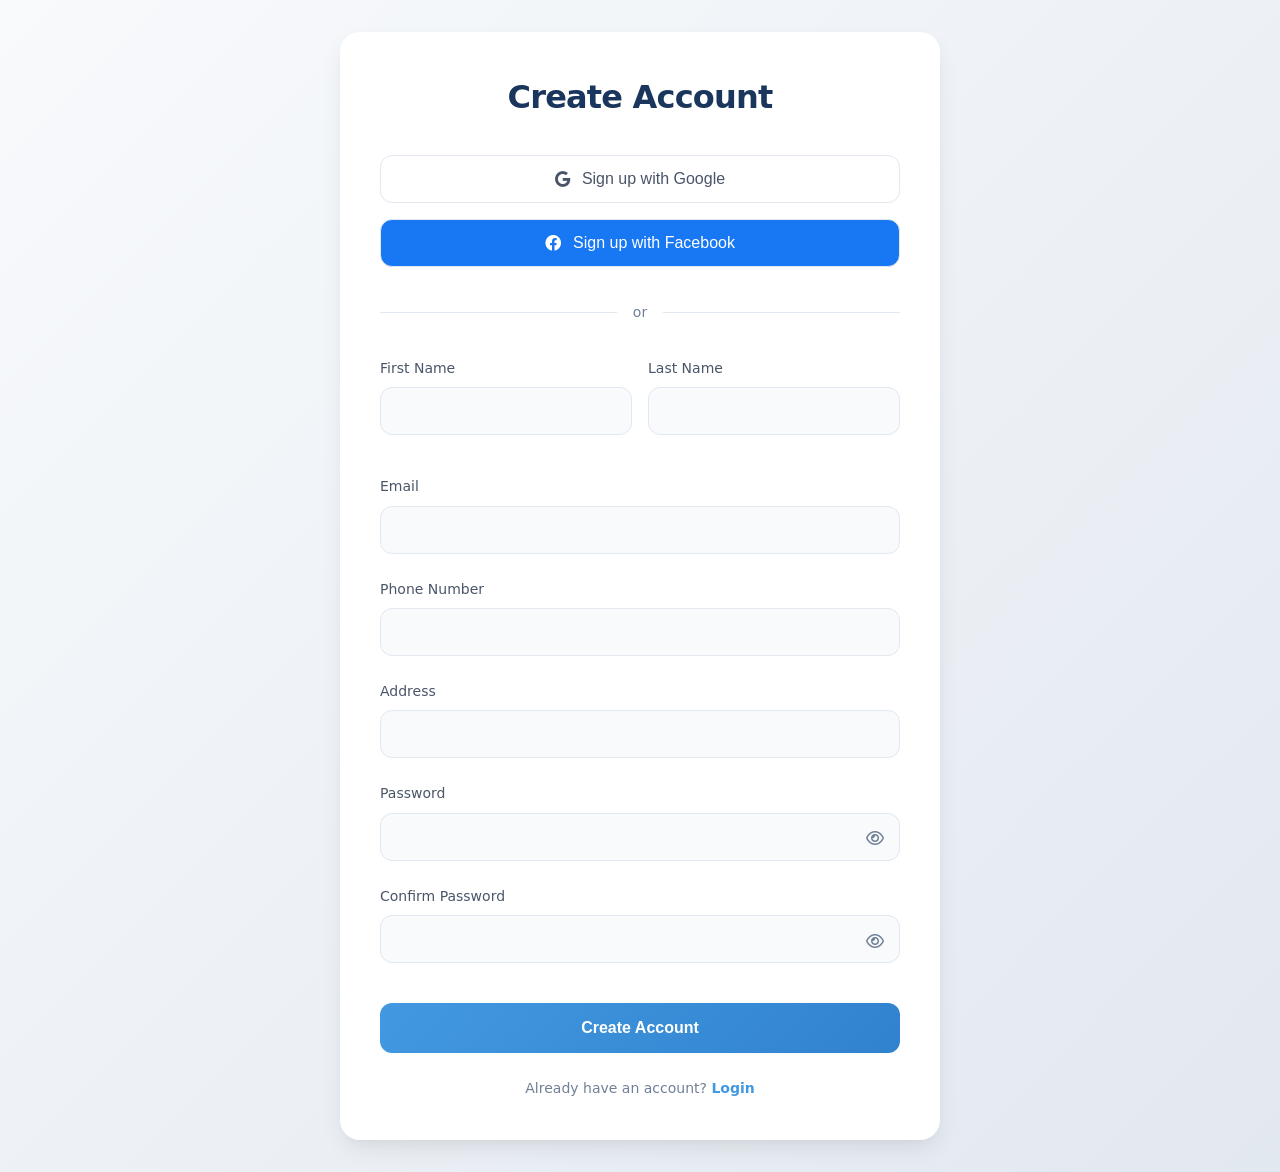
<file: signup.html>
<!DOCTYPE html>
<html lang="en">
<head>
    <meta charset="UTF-8">
    <meta name="viewport" content="width=device-width, initial-scale=1.0">
    <title>Remnant Church - Register</title>
    <link rel="stylesheet" href="https://cdnjs.cloudflare.com/ajax/libs/font-awesome/6.0.0/css/all.min.css">
    <style>
        /* Base Reset */
        * {
            margin: 0;
            padding: 0;
            box-sizing: border-box;
        }

        body {
            font-family: 'Inter', system-ui, -apple-system, sans-serif;
            background: linear-gradient(135deg, #f8fafc 0%, #e2e8f0 100%);
            min-height: 100vh;
            color: #2d3748;
            line-height: 1.6;
        }

        /* Main Container */
        .auth-container {
            display: flex;
            justify-content: center;
            align-items: center;
            min-height: calc(100vh - 80px);
            padding: 2rem 1rem;
        }

        .auth-card {
            background: white;
            padding: 2.5rem;
            border-radius: 1.25rem;
            box-shadow: 0 10px 25px -5px rgba(0, 0, 0, 0.1),
                        0 5px 10px -5px rgba(0, 0, 0, 0.04);
            width: 100%;
            max-width: 600px;
            animation: slideUp 0.5s ease-out;
        }

        @keyframes slideUp {
            from {
                opacity: 0;
                transform: translateY(20px);
            }
            to {
                opacity: 1;
                transform: translateY(0);
            }
        }

        /* Typography */
        h2 {
            font-size: 2rem;
            font-weight: 700;
            color: #1a365d;
            margin-bottom: 2rem;
            text-align: center;
            letter-spacing: -0.025em;
        }

        /* Social Auth Buttons */
        .social-auth {
            display: flex;
            flex-direction: column;
            gap: 1rem;
            margin-bottom: 2rem;
        }

        .social-auth button {
            display: flex;
            align-items: center;
            justify-content: center;
            gap: 0.75rem;
            width: 100%;
            padding: 0.875rem;
            border: 1px solid #e2e8f0;
            border-radius: 0.75rem;
            font-size: 1rem;
            font-weight: 500;
            cursor: pointer;
            transition: all 0.2s ease;
        }

        .google-btn {
            background: white;
            color: #4a5568;
        }

        .google-btn:hover {
            background: #f8fafc;
            border-color: #cbd5e0;
        }

        .facebook-btn {
            background: #1877f2;
            border-color: #1877f2;
            color: white;
        }

        .facebook-btn:hover {
            background: #1664d9;
        }

        /* Divider */
        .divider {
            position: relative;
            text-align: center;
            margin: 2rem 0;
        }

        .divider::before {
            content: "";
            position: absolute;
            left: 0;
            top: 50%;
            width: 100%;
            height: 1px;
            background: #e2e8f0;
        }

        .divider span {
            position: relative;
            background: white;
            padding: 0 1rem;
            color: #718096;
            font-size: 0.875rem;
            font-weight: 500;
        }

        /* Form Styles */
        .form-row {
            display: grid;
            grid-template-columns: repeat(2, 1fr);
            gap: 1rem;
            margin-bottom: 1rem;
        }

        .form-group {
            margin-bottom: 1.5rem;
            position: relative;
        }

        label {
            display: block;
            margin-bottom: 0.5rem;
            font-size: 0.875rem;
            font-weight: 500;
            color: #4a5568;
        }

        input {
            width: 100%;
            padding: 0.875rem 1rem;
            border: 1.5px solid #e2e8f0;
            border-radius: 0.75rem;
            font-size: 0.975rem;
            transition: all 0.2s ease;
            background: #f8fafc;
        }

        input:focus {
            outline: none;
            border-color: #4299e1;
            background: white;
            box-shadow: 0 0 0 4px rgba(66, 153, 225, 0.15);
        }

        .password-toggle {
            position: absolute;
            right: 1rem;
            top: 2.75rem;
            color: #718096;
            cursor: pointer;
            transition: color 0.2s ease;
        }

        .password-toggle:hover {
            color: #4a5568;
        }

        /* Submit Button */
        .submit-btn {
            width: 100%;
            padding: 1rem;
            background: linear-gradient(135deg, #4299e1 0%, #3182ce 100%);
            color: white;
            border: none;
            border-radius: 0.75rem;
            font-size: 1rem;
            font-weight: 600;
            cursor: pointer;
            transition: all 0.2s ease;
            margin-top: 1rem;
        }

        .submit-btn:hover {
            transform: translateY(-2px);
            box-shadow: 0 4px 12px rgba(66, 153, 225, 0.25);
        }

        /* Auth Redirect */
        .auth-redirect {
            text-align: center;
            margin-top: 1.5rem;
            font-size: 0.875rem;
            color: #718096;
        }

        .auth-redirect a {
            color: #4299e1;
            text-decoration: none;
            font-weight: 600;
            transition: color 0.2s ease;
        }

        .auth-redirect a:hover {
            color: #2b6cb0;
            text-decoration: underline;
        }

        /* Responsive Design */
        @media (max-width: 640px) {
            .auth-container {
                padding: 1rem;
            }

            .auth-card {
                padding: 1.5rem;
                border-radius: 1rem;
            }

            h2 {
                font-size: 1.5rem;
                margin-bottom: 1.5rem;
            }

            .form-row {
                grid-template-columns: 1fr;
            }

            input {
                padding: 0.75rem;
            }

            .social-auth button {
                padding: 0.75rem;
            }
        }

        /* Dark Mode Support */
        @media (prefers-color-scheme: dark) {
            body {
                background: linear-gradient(135deg, #1a202c 0%, #2d3748 100%);
                color: #e2e8f0;
            }

            .auth-card {
                background: #2d3748;
                border: 1px solid #4a5568;
            }

            h2 {
                color: #e2e8f0;
            }

            input {
                background: #1a202c;
                border-color: #4a5568;
                color: #e2e8f0;
            }

            input:focus {
                border-color: #4299e1;
                background: #2d3748;
            }

            .google-btn {
                background: #2d3748;
                border-color: #4a5568;
                color: #e2e8f0;
            }

            .divider span {
                background: #2d3748;
                color: #a0aec0;
            }

            label {
                color: #e2e8f0;
            }

            .password-toggle {
                color: #a0aec0;
            }

            .password-toggle:hover {
                color: #e2e8f0;
            }
        }

        /* Focus Ring for Accessibility */
        *:focus-visible {
            outline: 2px solid #4299e1;
            outline-offset: 2px;
        }
    </style>
</head>
<body>
    <header>
        <!-- Header content -->
    </header>

    <main class="auth-container">
        <div class="auth-card register">
            <h2>Create Account</h2>
            <div class="social-auth">
                <button class="google-btn">
                    <i class="fab fa-google"></i>
                    Sign up with Google
                </button>
                <button class="facebook-btn">
                    <i class="fab fa-facebook"></i>
                    Sign up with Facebook
                </button>
            </div>
            <div class="divider">
                <span>or</span>
            </div>
            <form id="registerForm" class="auth-form">
                <div class="form-row">
                    <div class="form-group">
                        <label for="firstName">First Name</label>
                        <input type="text" id="firstName" required>
                    </div>
                    <div class="form-group">
                        <label for="lastName">Last Name</label>
                        <input type="text" id="lastName" required>
                    </div>
                </div>
                <div class="form-group">
                    <label for="email">Email</label>
                    <input type="email" id="email" required>
                </div>
                <div class="form-group">
                    <label for="phone">Phone Number</label>
                    <input type="tel" id="phone" required>
                </div>
                <div class="form-group">
                    <label for="address">Address</label>
                    <input type="text" id="address" required>
                </div>
                <div class="form-group">
                    <label for="password">Password</label>
                    <input type="password" id="password" required>
                    <span class="password-toggle"><i class="far fa-eye"></i></span>
                </div>
                <div class="form-group">
                    <label for="confirmPassword">Confirm Password</label>
                    <input type="password" id="confirmPassword" required>
                    <span class="password-toggle"><i class="far fa-eye"></i></span>
                </div>
                <button type="submit" class="submit-btn">Create Account</button>
            </form>
            <p class="auth-redirect">
                Already have an account? <a href="login.html">Login</a>
            </p>
        </div>
    </main>

    <script>
        // Password visibility toggle
        document.querySelectorAll('.password-toggle').forEach(toggle => {
            toggle.addEventListener('click', function() {
                const input = this.previousElementSibling;
                const icon = this.querySelector('i');
                
                if (input.type === 'password') {
                    input.type = 'text';
                    icon.classList.remove('fa-eye');
                    icon.classList.add('fa-eye-slash');
                } else {
                    input.type = 'password';
                    icon.classList.remove('fa-eye-slash');
                    icon.classList.add('fa-eye');
                }
            });
        });

        // Form submission and localStorage handling
        document.getElementById('registerForm').addEventListener('submit', function(event) {
            event.preventDefault();  // Prevent form from submitting normally

            // Collect form data
            const firstName = document.getElementById('firstName').value;
            const lastName = document.getElementById('lastName').value;
            const email = document.getElementById('email').value;
            const phone = document.getElementById('phone').value;
            const address = document.getElementById('address').value;
            const password = document.getElementById('password').value;
            const confirmPassword = document.getElementById('confirmPassword').value;

            // Validation: Check if passwords match
            if (password !== confirmPassword) {
                alert("Passwords do not match!");
                return;
            }

            // Create user object
            const user = {
                firstName,
                lastName,
                email,
                phone,
                address,
                password
            };

            // Save to localStorage
            localStorage.setItem('user', JSON.stringify(user));

            // Provide feedback and redirect (optional)
            alert('Account created successfully!');
            window.location.href = 'login.html'; // Redirect to login page after successful registration
        });
    </script>
</body>
</html>
</file>
<file: admin-styles.css>
/* Basic Reset */
* {
  margin: 0;
  padding: 0;
  box-sizing: border-box;
}

/* Body Styling */
body {
  font-family: Arial, sans-serif;
  background-color: #f4f4f4; /* Light gray background */
}

/* Admin Container */
.admin-container {
  display: flex;
}

/* Sidebar Styles */
.sidebar {
  width: 250px;
  background-color: #003366; /* Dark blue background */
  color: white; /* White text */
  height: 100vh; /* Full height */
  padding: 20px;
}

.sidebar-header {
  text-align: center;
}

.logo {
  width: 100px; /* Adjust logo size */
}

.nav-links {
  list-style-type: none; /* Remove bullet points */
  margin-top: 20px;
}

.nav-links li {
  padding: 15px 10px; /* Padding for each link */
  cursor: pointer; /* Pointer cursor on hover */
}

.nav-links li:hover,
.nav-links li.active {
  background-color: #00509e; /* Lighter blue on hover/active */
}

.nav-links li i {
  margin-right: 10px; /* Space between icon and text */
}

/* Sidebar Footer Styles */
.sidebar-footer {
  position: absolute;
  bottom: 20px;
  width: calc(100% - 40px); /* Adjust for padding */
}

/* Main Content Styles */
.main-content {
  flex-grow: 1; /* Take up remaining space */
  padding: 20px;
}

.top-bar {
  display: flex;
  justify-content: space-between;
  align-items: center;
  background-color: #00509e; /* Blue background for top bar */
  color: white;
  padding: 10px 20px;
}

.search-bar {
  display: flex;
}

.search-bar input {
  padding: 10px;
  border-radius: 5px; /* Rounded corners for search input */
  border: none; /* No border */
}

.top-bar-actions button {
  background-color: #003366; /* Dark blue button background */
  color: white; /* White text for buttons */
  border: none; /* No border */
  padding: 10px 15px;
  margin-left: 10px; /* Space between buttons */
  cursor: pointer; /* Pointer cursor on hover */
}

.top-bar-actions button:hover {
  background-color: #00509e; /* Lighter blue on hover */
}

/* Panel Styles */
.panel {
  margin-top: 20px;
}

.panel-header {
  display: flex;
  justify-content: space-between;
  align-items: center;
}

.panel-header h2 {
  color: #003366; /* Dark blue for panel headers */
}

.add-new-btn {
  background-color: #00509e; /* Button color for adding new items */
  color: white;
  border-radius: 5px; /* Rounded corners for buttons */
}

.add-new-btn:hover {
 background-color: #003366; /* Darker blue on hover */
}

/* Data Table Styles */
.data-table table {
 width: 100%;
 border-collapse: collapse; /* Remove gaps between cells */
 margin-top: 10px;
}

.data-table th, .data-table td {
 padding: 10px;
 text-align: left;
 border-bottom: 1px solid #ccc; /* Light gray border for table rows */
}

.data-table th {
 background-color: #00509e; /* Blue header background */
 color: white; /* White text in header */
}

/* Stat Card Styles */
.stat-card {
 background-color: white; /* White background for cards */
 border-radius: 5px; 
 padding: 15px;
 margin-bottom: 20px; 
 box-shadow: 0 2px 5px rgba(0,0,0,0.1); /* Subtle shadow effect */
}

.stat-icon {
 font-size: 24px; 
 color:#003366 ; 
}

/* Footer Styles */
footer {
 text-align:center ;
 padding :10 px ;
 background-color :#00509e ; 
 color:white ;
}
</file>
<file: styles.css>
:root {
    /* Light theme variables */
    --primary-color: #1a73e8;
    --secondary-color: #34a853;
    --accent-color: #ff6b6b;
    --background-color: #ffffff;
    --text-color: #333333;
    --card-bg: #ffffff;
    --border-color: #e0e0e0;
    --shadow-color: rgba(0, 0, 0, 0.1);
    --hover-color: #f5f5f5;
    --footer-bg: #f8f9fa;
    --header-bg: #ffffff;
    --dropdown-bg: #ffffff;
    --hero-overlay: rgba(0, 0, 0, 0.5);
}

[data-theme="dark"] {
    --primary-color: #64b5f6;
    --secondary-color: #81c784;
    --accent-color: #ff7f7f;
    --background-color: #121212;
    --text-color: #e0e0e0;
    --card-bg: #1e1e1e;
    --border-color: #333333;
    --shadow-color: rgba(255, 255, 255, 0.1);
    --hover-color: #2d2d2d;
    --footer-bg: #1a1a1a;
    --header-bg: #1e1e1e;
    --dropdown-bg: #1e1e1e;
    --hero-overlay: rgba(0, 0, 0, 0.7);
}

/* Global Styles */
* {
    margin: 0;
    padding: 0;
    box-sizing: border-box;
    transition: background-color 0.3s, color 0.3s;
}

body {
    font-family: 'Open Sans', sans-serif;
    background-color: var(--background-color);
    color: var(--text-color);
    line-height: 1.6;
}

/* Header and Navigation */
header {
    background: var(--header-bg);
    box-shadow: 0 2px 10px var(--shadow-color);
    position: sticky;
    top: 0;
    z-index: 1000;
}

.navbar {
    max-width: 1400px;
    margin: 0 auto;
    padding: 1rem;
    display: flex;
    justify-content: space-between;
    align-items: center;
    position: relative;
}

.logo h1 {
    color: var(--primary-color);
    font-size: 1.8rem;
    font-weight: 700;
}

.nav-links {
    display: flex;
    gap: 2rem;
    list-style: none;
    align-items: center;
}

.nav-links a {
    color: var(--text-color);
    text-decoration: none;
    font-weight: 500;
    padding: 0.5rem 1rem;
    border-radius: 5px;
    transition: all 0.3s ease;
}

.nav-links a:hover,
.nav-links a.active {
    color: var(--primary-color);
    background: var(--hover-color);
}

/* Dropdown Styling */
.dropdown {
    position: relative;
}

.dropdown-toggle {
    display: flex;
    align-items: center;
    gap: 0.5rem;
    cursor: pointer;
}

.dropdown-menu {
    position: absolute;
    top: 100%;
    left: 0;
    background: var(--dropdown-bg);
    border-radius: 8px;
    box-shadow: 0 4px 15px var(--shadow-color);
    min-width: 200px;
    opacity: 0;
    visibility: hidden;
    transform: translateY(10px);
    transition: all 0.3s ease;
}

.dropdown:hover .dropdown-menu {
    opacity: 1;
    visibility: visible;
    transform: translateY(0);
}

.dropdown-menu li a {
    padding: 0.75rem 1.5rem;
    display: flex;
    align-items: center;
    gap: 0.5rem;
}

/* Navigation Buttons */
.nav-buttons {
    display: flex;
    gap: 1rem;
    align-items: center;
}

.give-btn, .account-btn {
    padding: 0.75rem 1.5rem;
    border: none;
    border-radius: 5px;
    font-weight: 600;
    cursor: pointer;
    display: flex;
    align-items: center;
    gap: 0.5rem;
}

.give-btn {
    background: var(--accent-color);
    color: white;
}

.account-btn {
    background: var(--primary-color);
    color: white;
}

/* Quick Access Bar */
.quick-access-bar {
    background: var(--card-bg);
    padding: 1rem;
    display: flex;
    justify-content: center;
    gap: 2rem;
    box-shadow: 0 2px 4px var(--shadow-color);
}

.quick-access-item {
    display: flex;
    flex-direction: column;
    align-items: center;
    text-decoration: none;
    color: var(--text-color);
    gap: 0.5rem;
    transition: transform 0.3s ease;
}

.quick-access-item:hover {
    transform: translateY(-3px);
    color: var(--primary-color);
}

/* Hero Section */
.hero {
    min-height: 80vh;
    background: linear-gradient(var(--hero-overlay), var(--hero-overlay)),
                url('/images/church-bg.jpg');
    background-size: cover;
    background-position: center;
    display: flex;
    align-items: center;
    justify-content: center;
    text-align: center;
    color: white;
    padding: 2rem;
}

.hero-content {
    max-width: 800px;
}

.hero h1 {
    font-size: 3.5rem;
    margin-bottom: 1.5rem;
    animation: fadeInUp 1s ease;
}

.hero p {
    font-size: 1.2rem;
    margin-bottom: 2rem;
    animation: fadeInUp 1s ease 0.2s;
}

.hero-buttons {
    display: flex;
    gap: 1rem;
    justify-content: center;
    animation: fadeInUp 1s ease 0.4s;
}

.cta-button, .secondary-button {
    padding: 1rem 2rem;
    border: none;
    border-radius: 5px;
    font-weight: 600;
    cursor: pointer;
    transition: transform 0.3s ease;
}

.cta-button {
    background: var(--accent-color);
    color: white;
}

.secondary-button {
    background: transparent;
    border: 2px solid white;
    color: white;
}

/* Footer Styling */
footer {
    background: var(--footer-bg);
    padding: 4rem 2rem 1rem;
    margin-top: 4rem;
}

.footer-content {
    max-width: 1200px;
    margin: 0 auto;
    display: grid;
    grid-template-columns: repeat(auto-fit, minmax(250px, 1fr));
    gap: 3rem;
}

.footer-section h3 {
    color: var(--primary-color);
    margin-bottom: 1.5rem;
}

.footer-section ul {
    list-style: none;
}

.footer-section ul li {
    margin-bottom: 0.75rem;
}

.footer-section a {
    color: var(--text-color);
    text-decoration: none;
    transition: color 0.3s ease;
}

.footer-section a:hover {
    color: var(--primary-color);
}

.social-icons {
    display: flex;
    gap: 1.5rem;
    margin-top: 1rem;
}

.social-icons a {
    color: var(--text-color);
    font-size: 1.5rem;
    transition: transform 0.3s ease;
}

.social-icons a:hover {
    transform: translateY(-3px);
    color: var(--primary-color);
}

.footer-bottom {
    text-align: center;
    margin-top: 3rem;
    padding-top: 2rem;
    border-top: 1px solid var(--border-color);
}

/* Dark Mode Toggle */
#darkModeToggle {
    background: none;
    border: none;
    color: var(--text-color);
    cursor: pointer;
    padding: 0.5rem;
    border-radius: 50%;
    transition: background-color 0.3s ease;
}

#darkModeToggle:hover {
    background: var(--hover-color);
}

/* Mobile Menu */
.hamburger {
    display: none;
    background: none;
    border: none;
    cursor: pointer;
    padding: 0.5rem;
}

.hamburger span {
    display: block;
    width: 25px;
    height: 3px;
    background: var(--text-color);
    margin: 5px 0;
    transition: all 0.3s ease;
}

/* Animations */
@keyframes fadeInUp {
    from {
        opacity: 0;
        transform: translateY(20px);
    }
    to {
        opacity: 1;
        transform: translateY(0);
    }
}

/* Responsive Design */
@media (max-width: 1024px) {
    .nav-links {
        gap: 1rem;
    }
}

@media (max-width: 768px) {
    .hamburger {
        display: block;
    }

    .nav-links, .nav-buttons {
        display: none;
        position: absolute;
        top: 100%;
        left: 0;
        right: 0;
        background: var(--header-bg);
        flex-direction: column;
        padding: 1rem;
        gap: 1rem;
    }

    .nav-links.active,
    .nav-buttons.active {
        display: flex;
    }

    .dropdown-menu {
        position: static;
        box-shadow: none;
        opacity: 1;
        visibility: visible;
        transform: none;
    }

    .quick-access-bar {
        flex-wrap: wrap;
    }

    .hero h1 {
        font-size: 2.5rem;
    }

    .footer-content {
        grid-template-columns: 1fr;
    }
}

/* Accessibility */
@media (prefers-reduced-motion: reduce) {
    * {
        animation: none !important;
        transition: none !important;
    }
}


.dropdown-menu {
    list-style: none;
    padding: 0.5rem 0;
    margin: 0;
    min-width: 200px;
    background-color: white;
    border-radius: 0.5rem;
    box-shadow: 0 4px 6px -1px rgba(0, 0, 0, 0.1), 
                0 2px 4px -1px rgba(0, 0, 0, 0.06);
    border: 1px solid #e5e7eb;
    position: absolute;
    z-index: 1000;
    animation: slideDown 0.2s ease-out;
}

.dropdown-menu li {
    margin: 0;
    padding: 0;
}

.dropdown-menu li:not(:last-child) {
    border-bottom: 1px solid #f3f4f6;
}

.dropdown-menu li a {
    display: flex;
    align-items: center;
    padding: 0.75rem 1rem;
    color: #374151;
    text-decoration: none;
    font-size: 0.875rem;
    font-weight: 500;
    transition: all 0.2s ease;
    gap: 0.75rem;
}

.dropdown-menu li a:hover {
    background-color: #f3f4f6;
    color: #2563eb;
}

.dropdown-menu li a i {
    width: 16px;
    text-align: center;
    color: #6b7280;
    transition: color 0.2s ease;
}

.dropdown-menu li a:hover i {
    color: #2563eb;
}

@keyframes slideDown {
    from {
        opacity: 0;
        transform: translateY(-10px);
    }
    to {
        opacity: 1;
        transform: translateY(0);
    }
}

@media (max-width: 768px) {
    .dropdown-menu {
        width: calc(100% - 2rem);
        margin: 0 1rem;
        position: fixed;
        bottom: 1rem;
        left: 0;
        border-radius: 0.75rem;
        box-shadow: 0 8px 16px rgba(0, 0, 0, 0.1);
    }

    .dropdown-menu li a {
        padding: 1rem;
        font-size: 1rem;
    }
}
</file>
